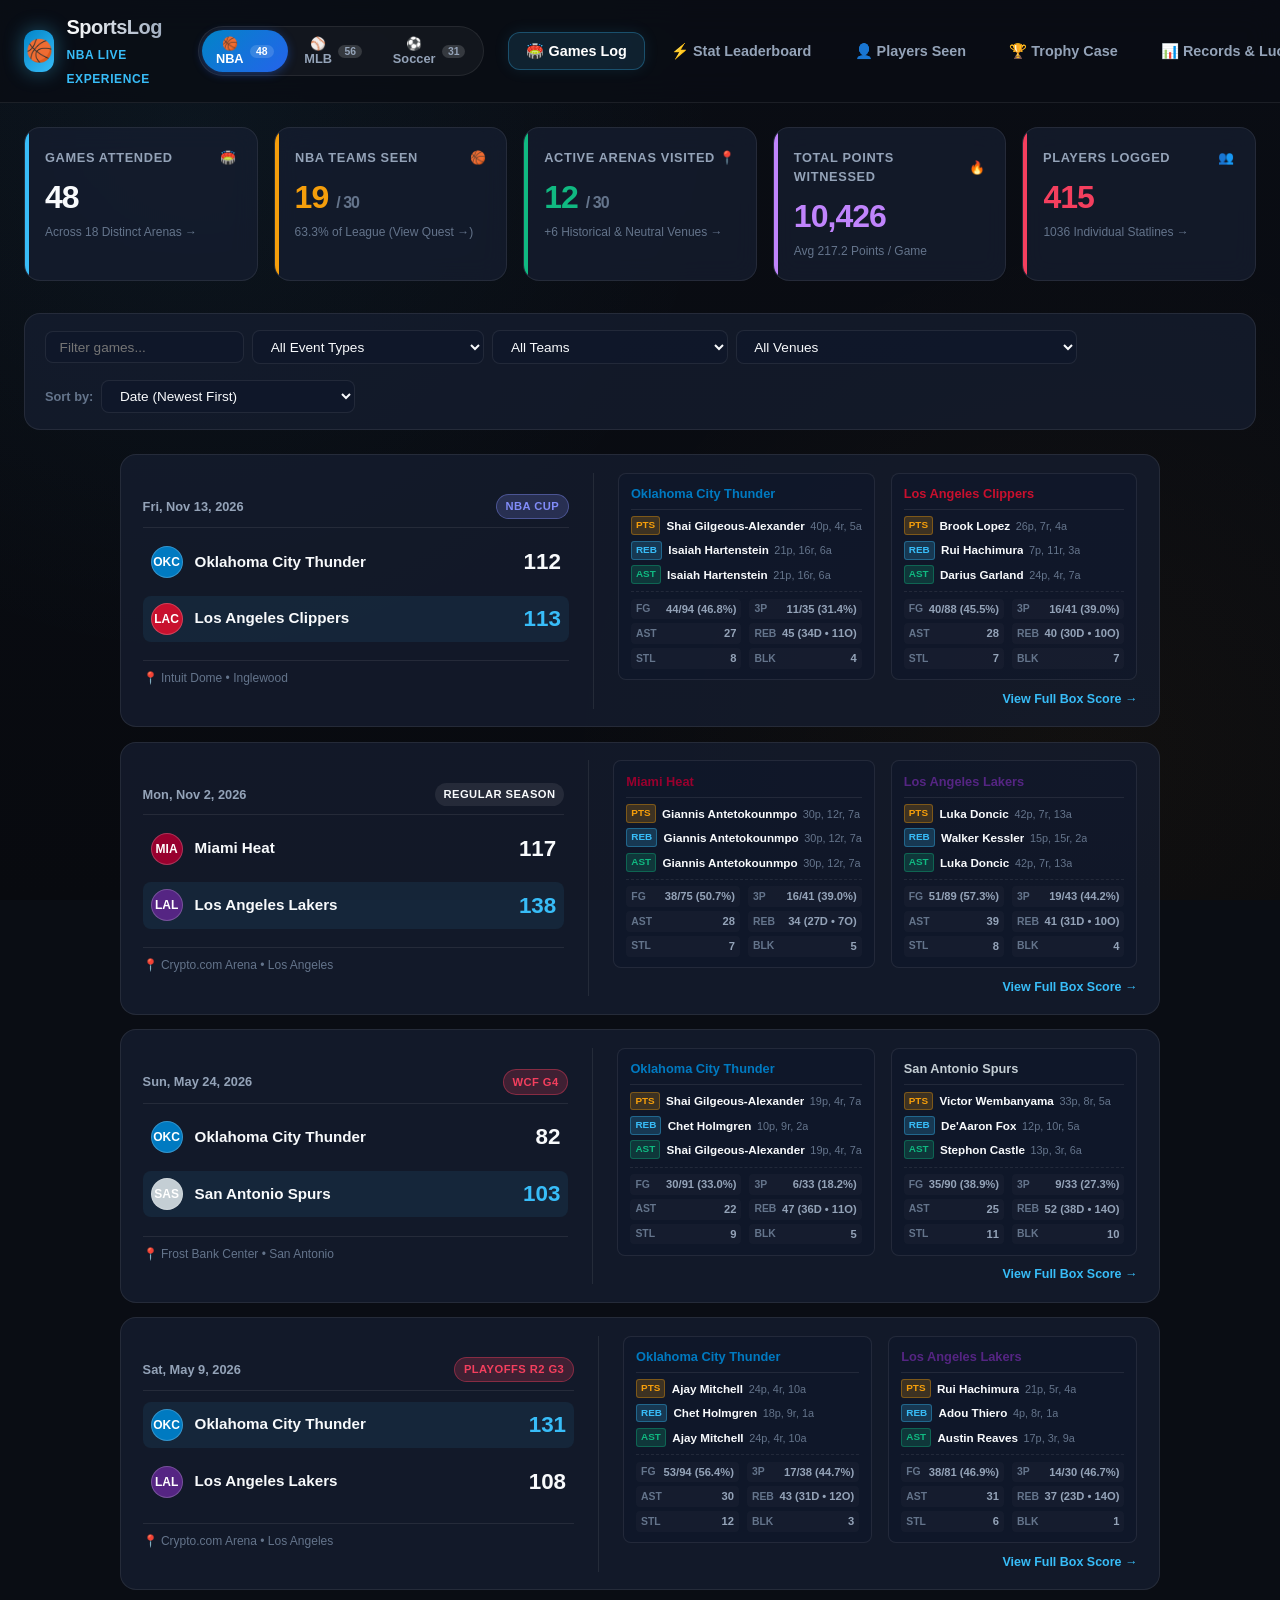
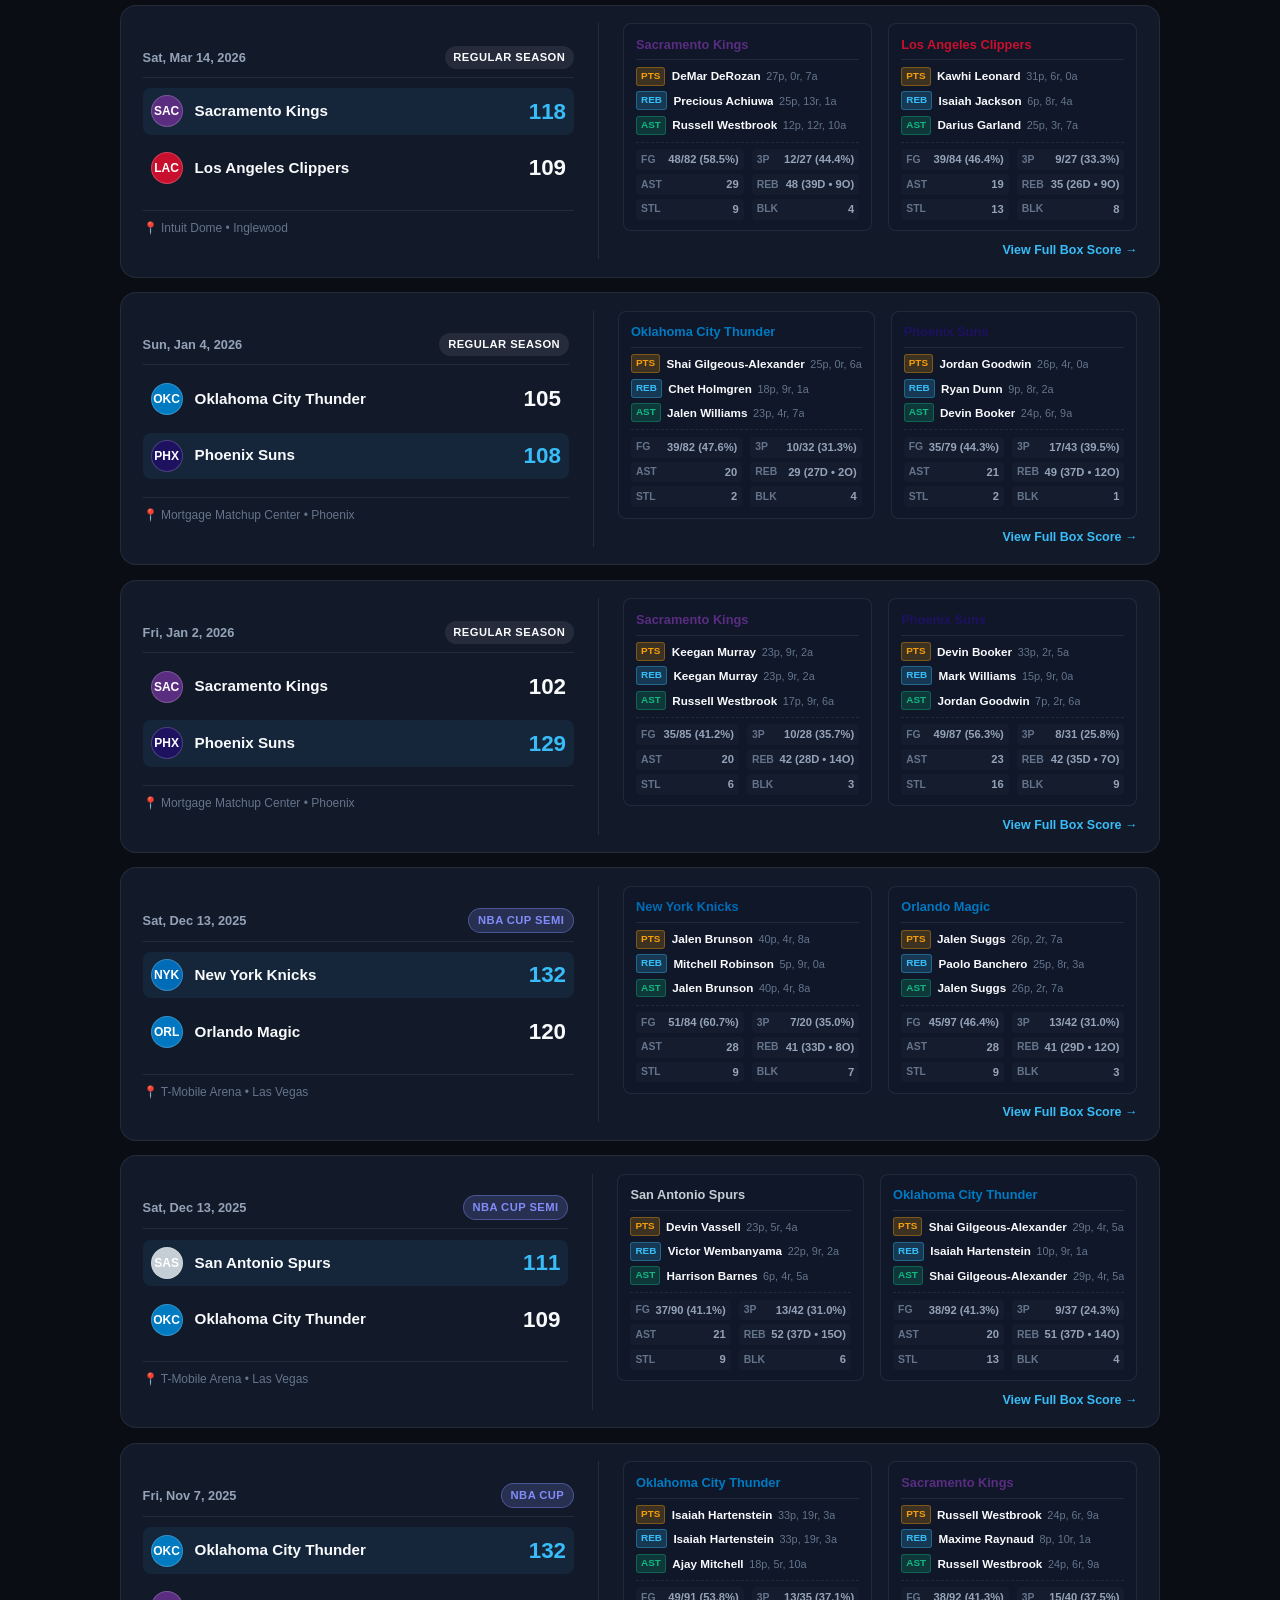
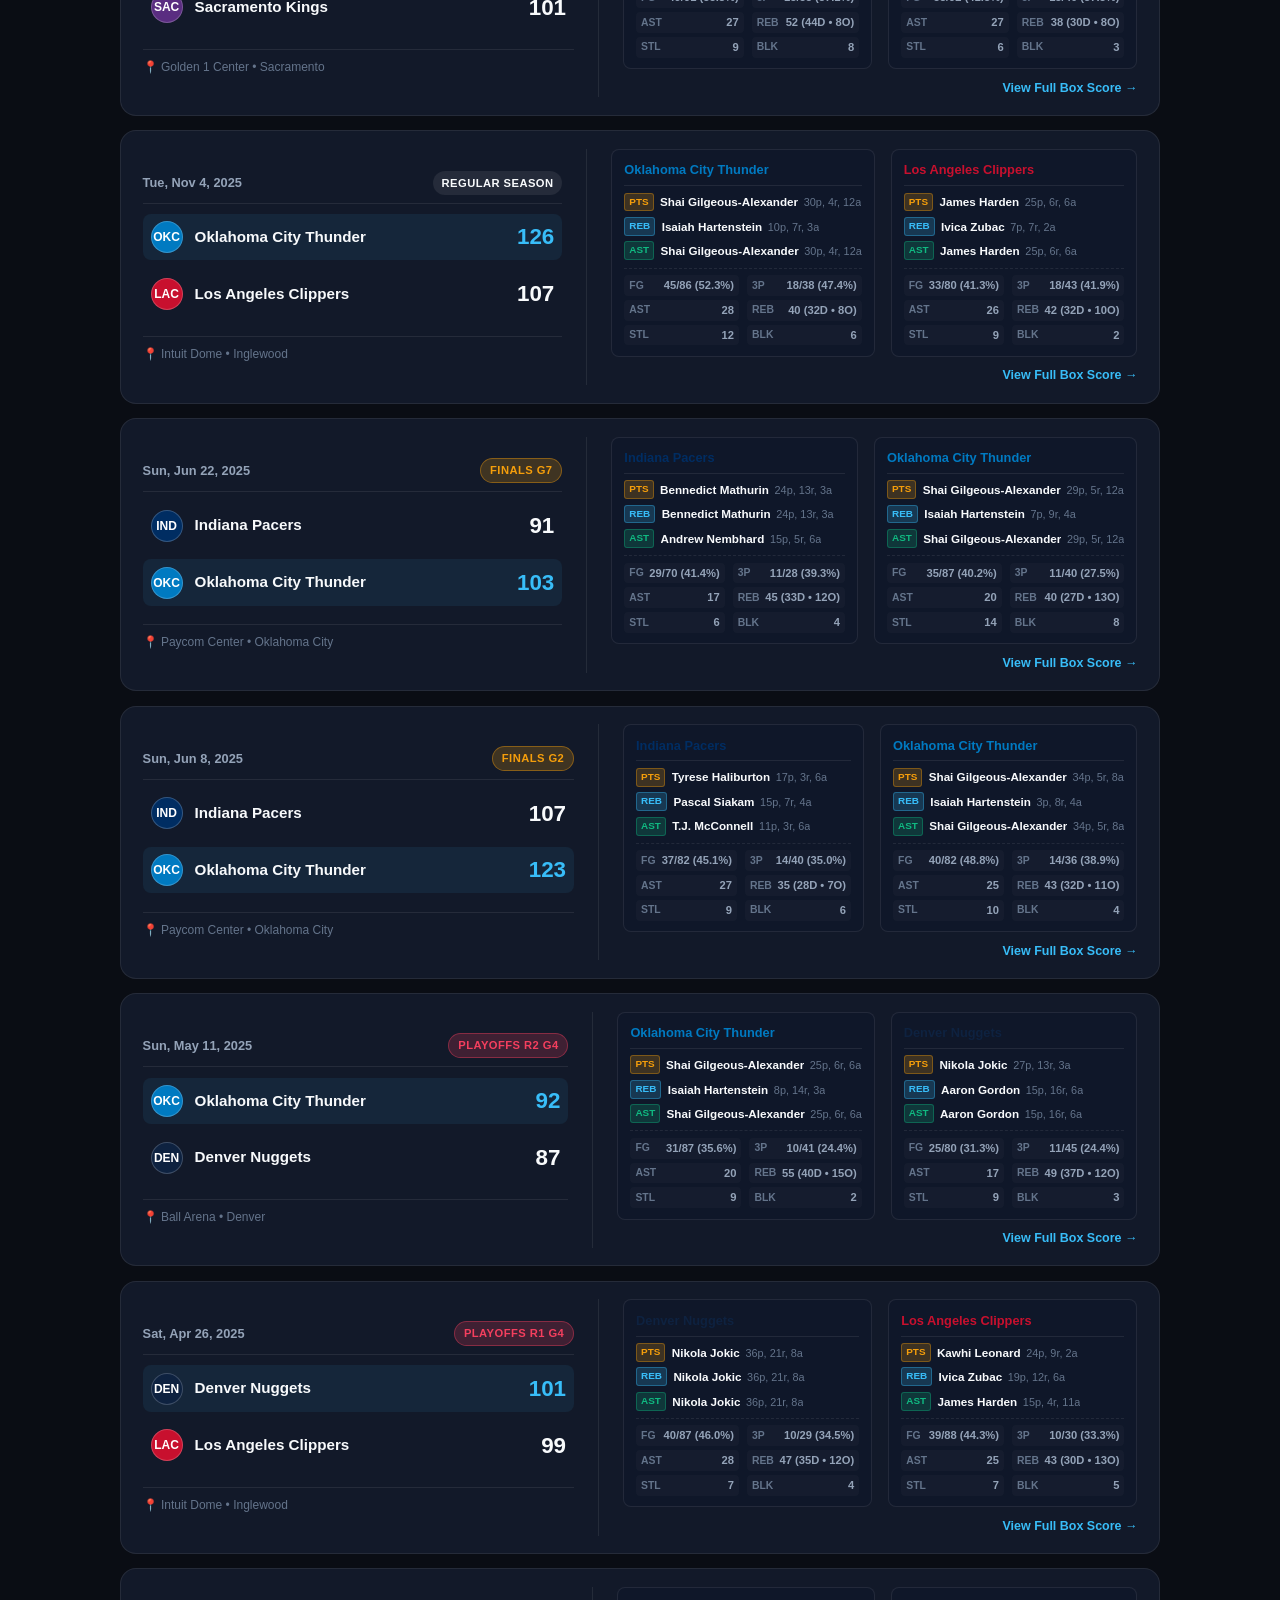
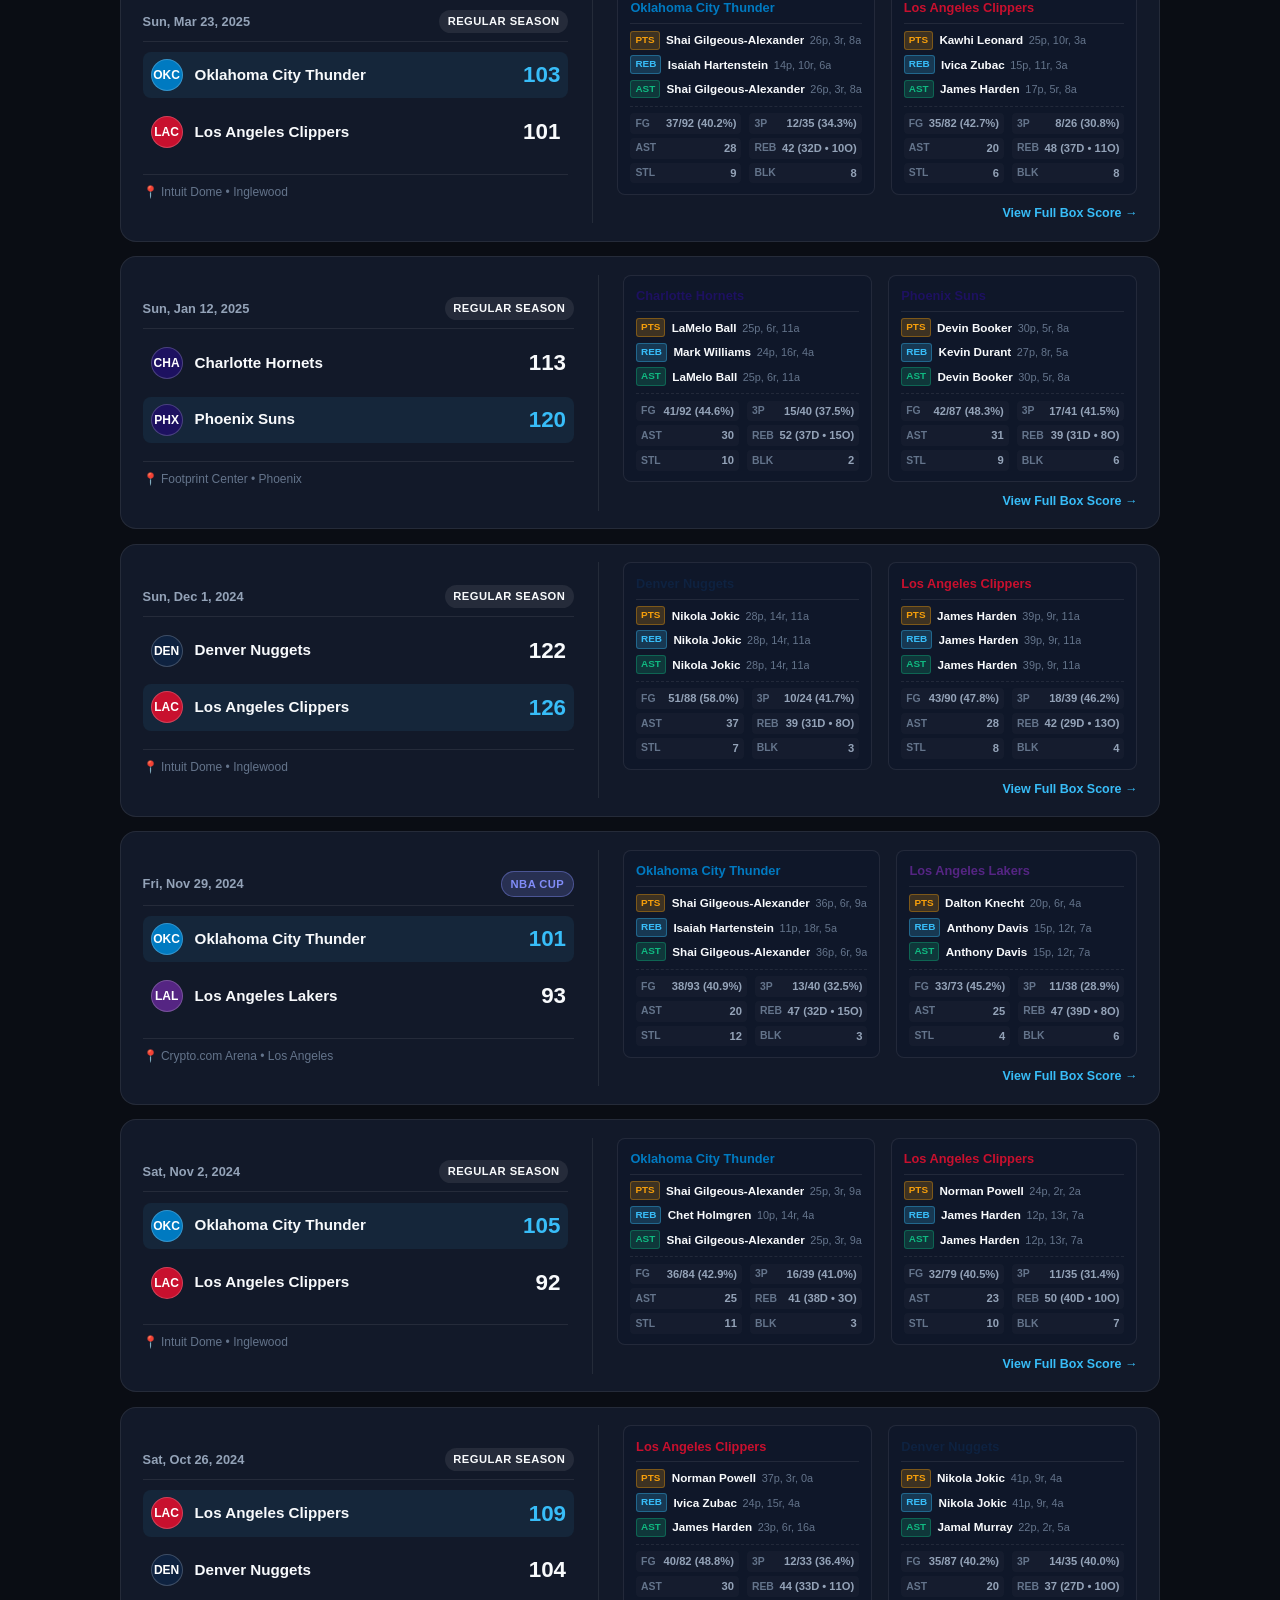
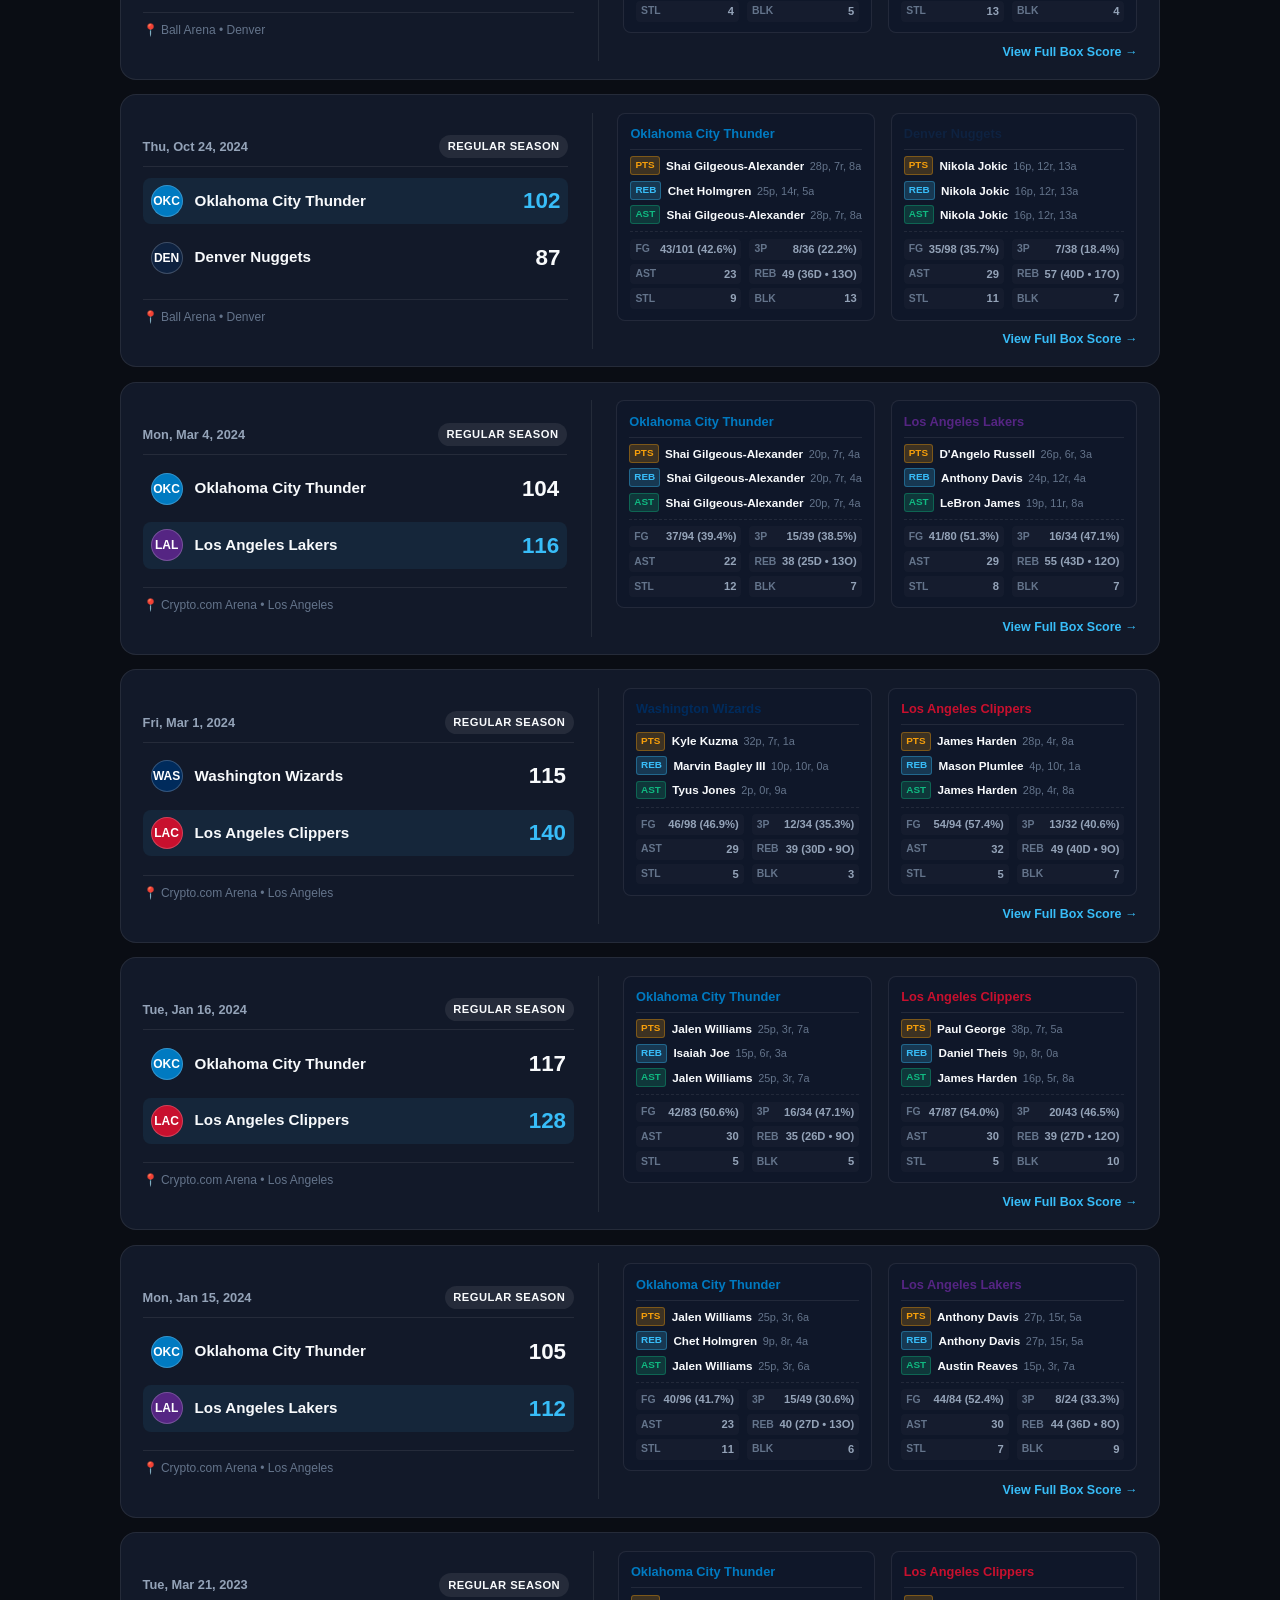
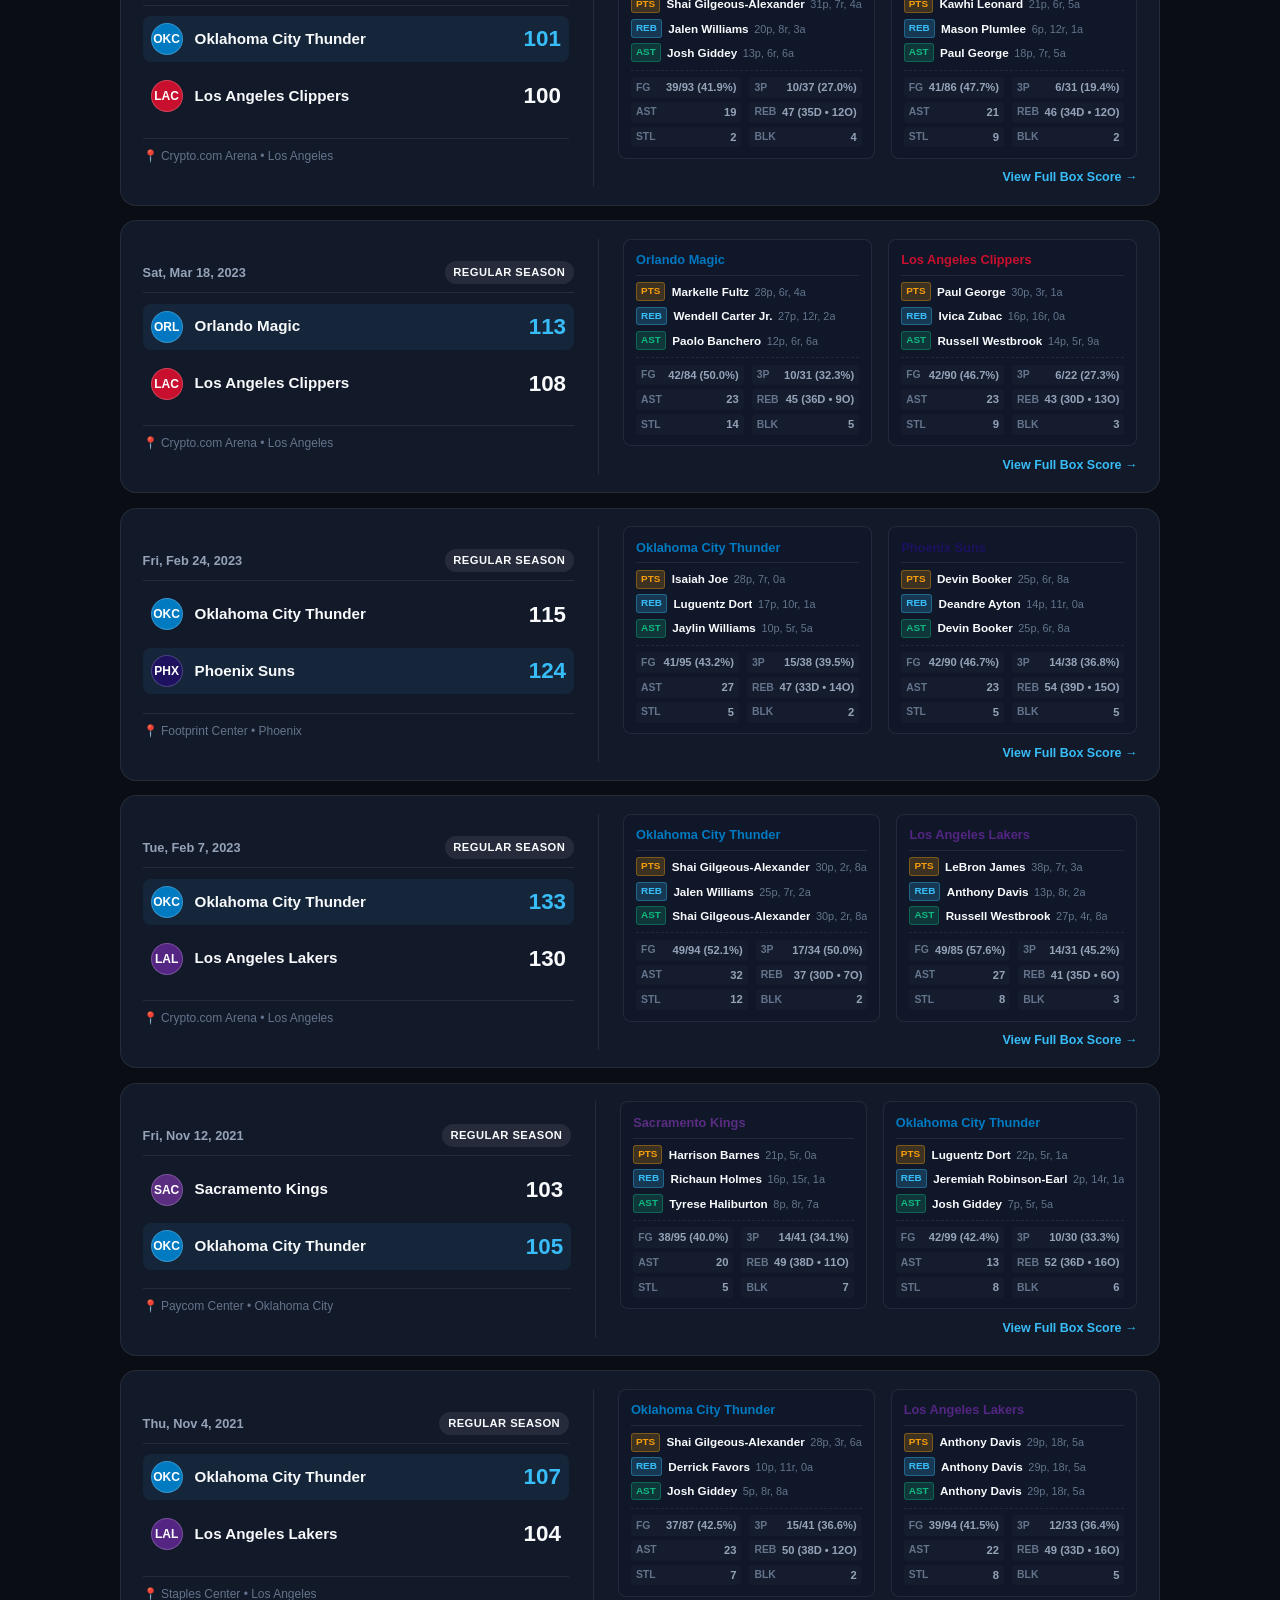
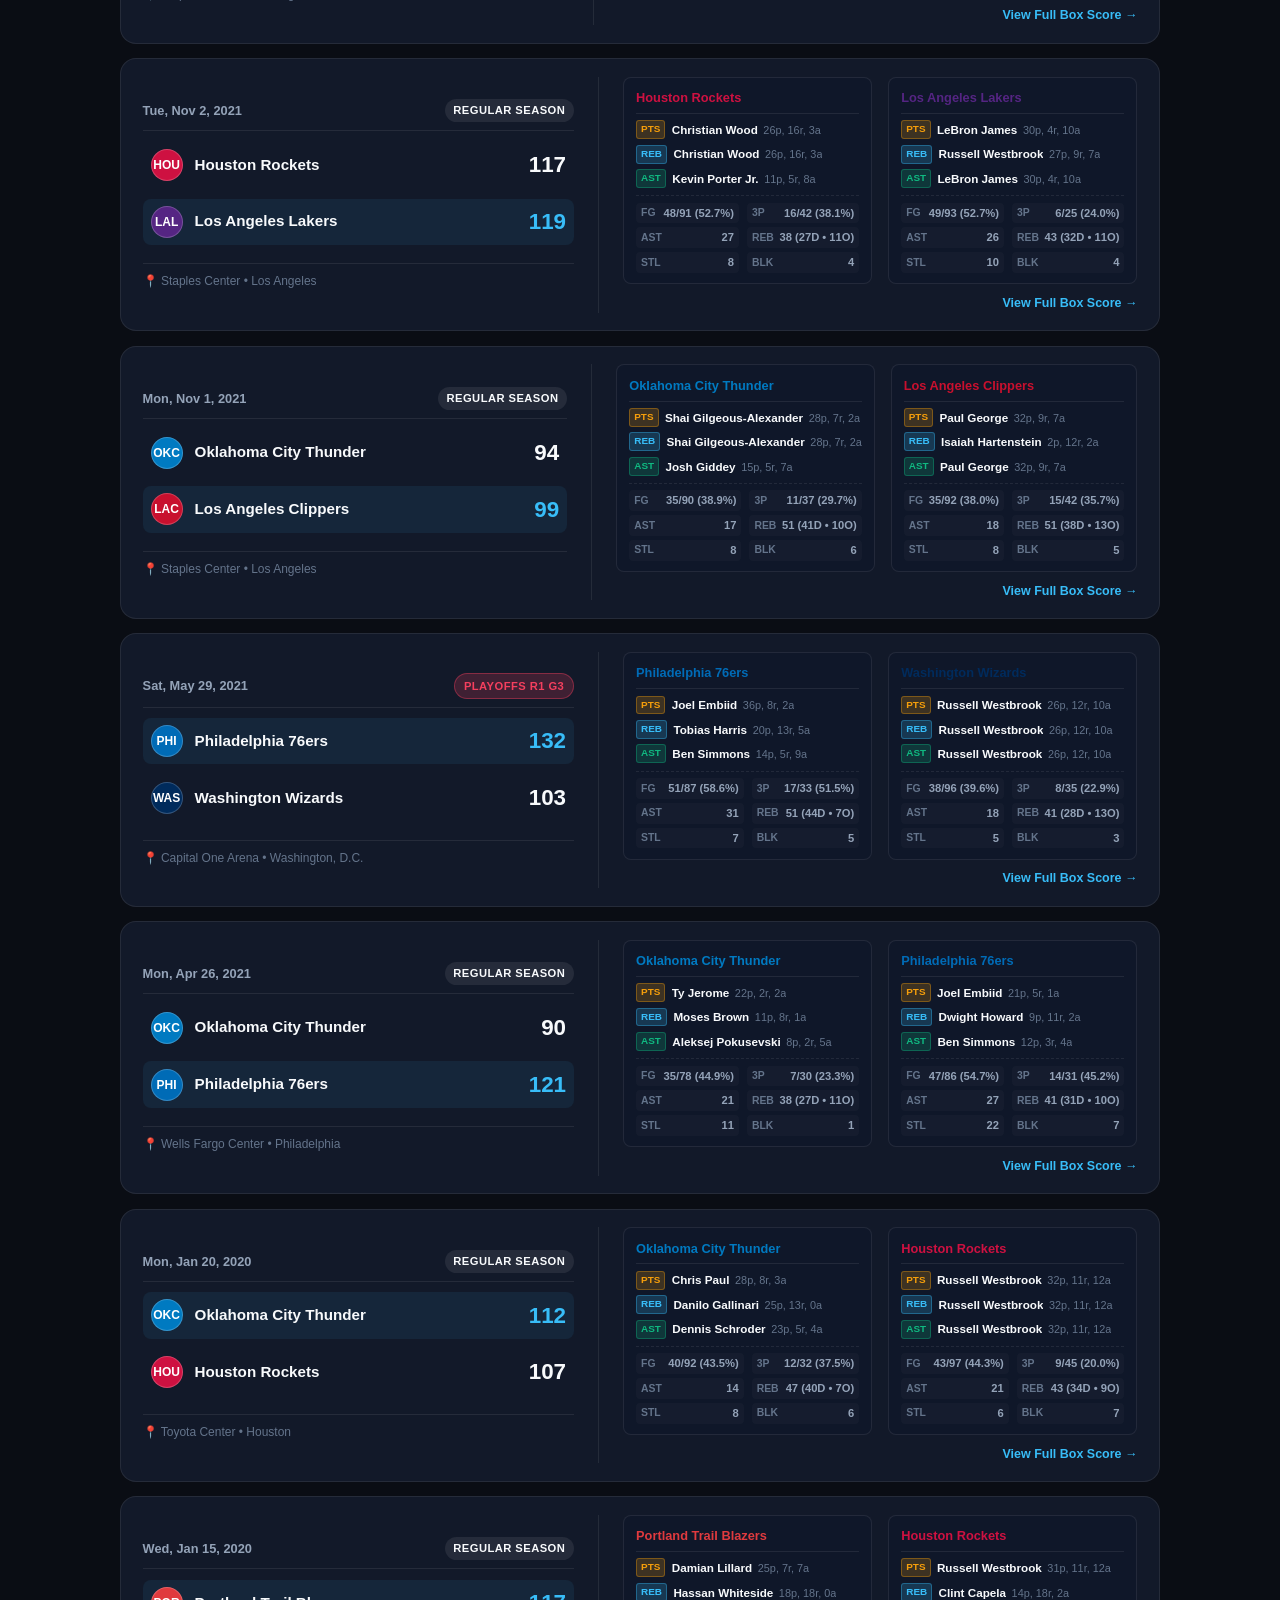
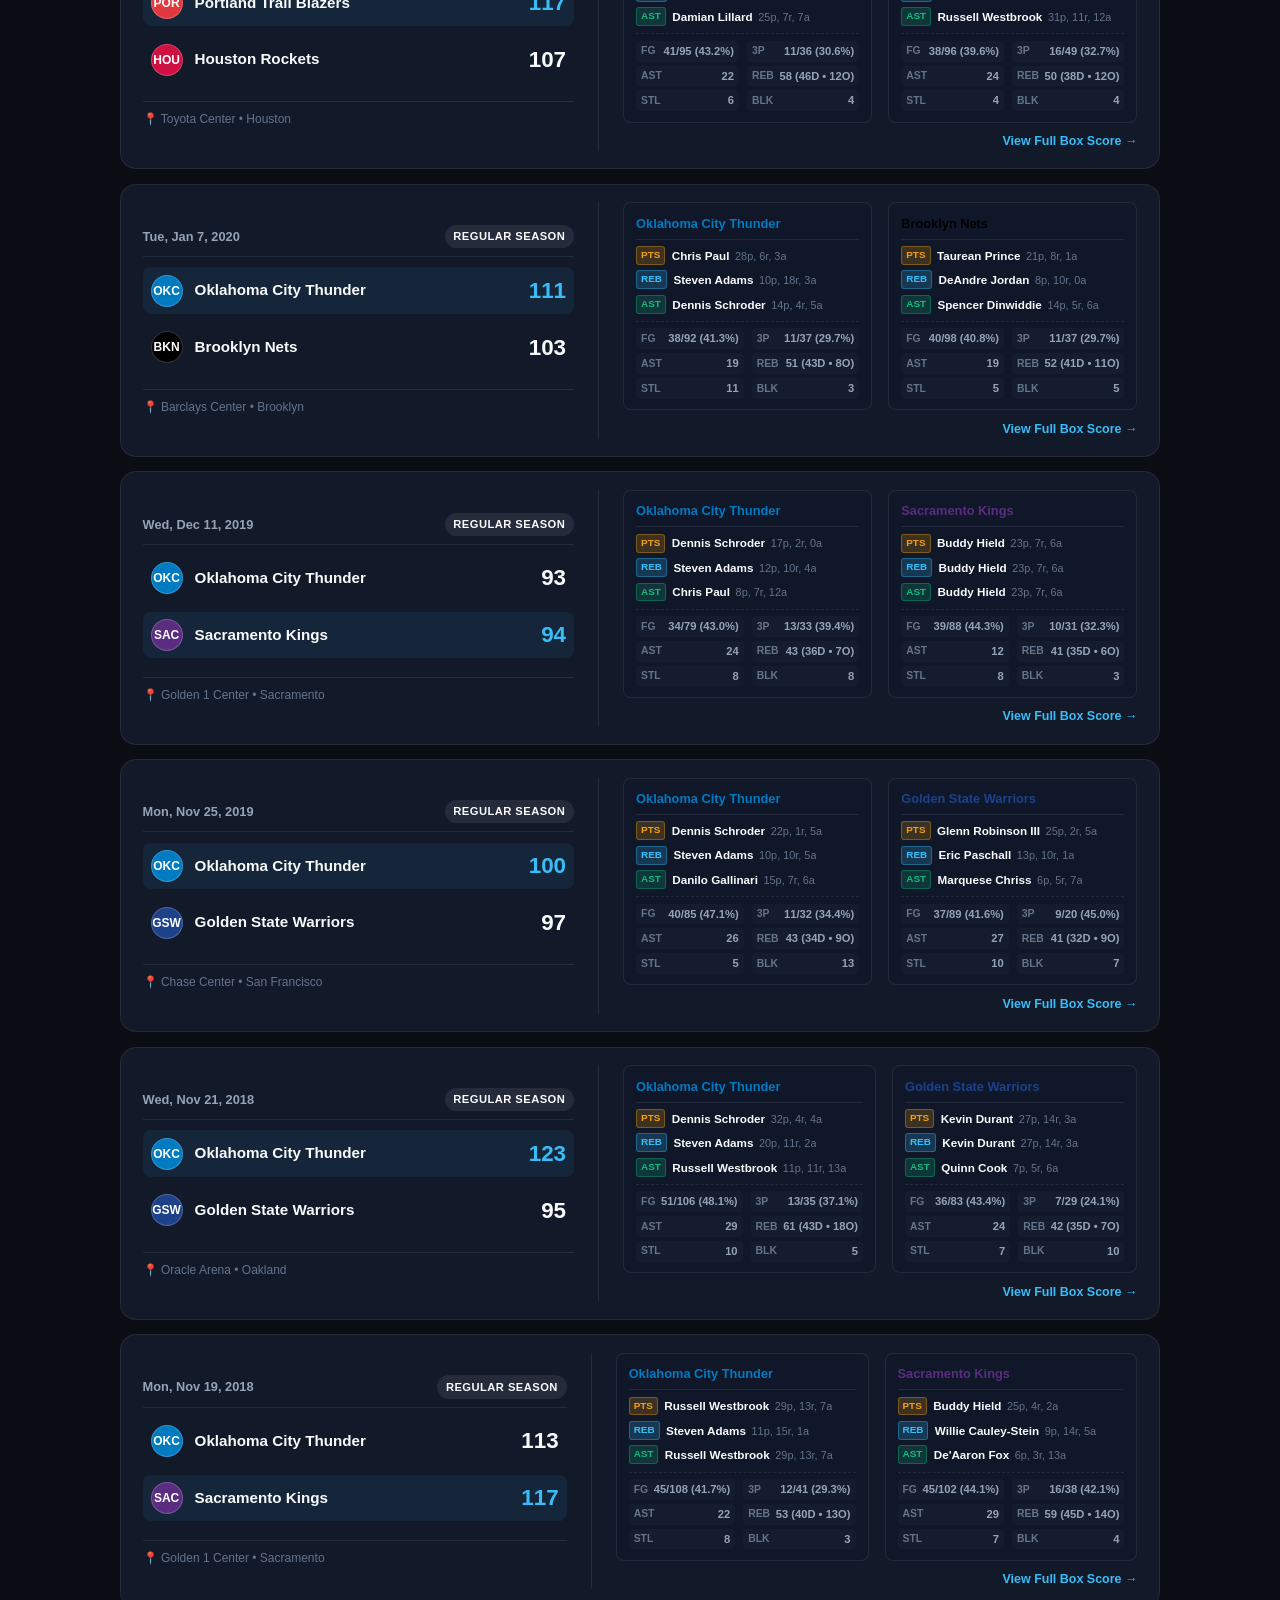
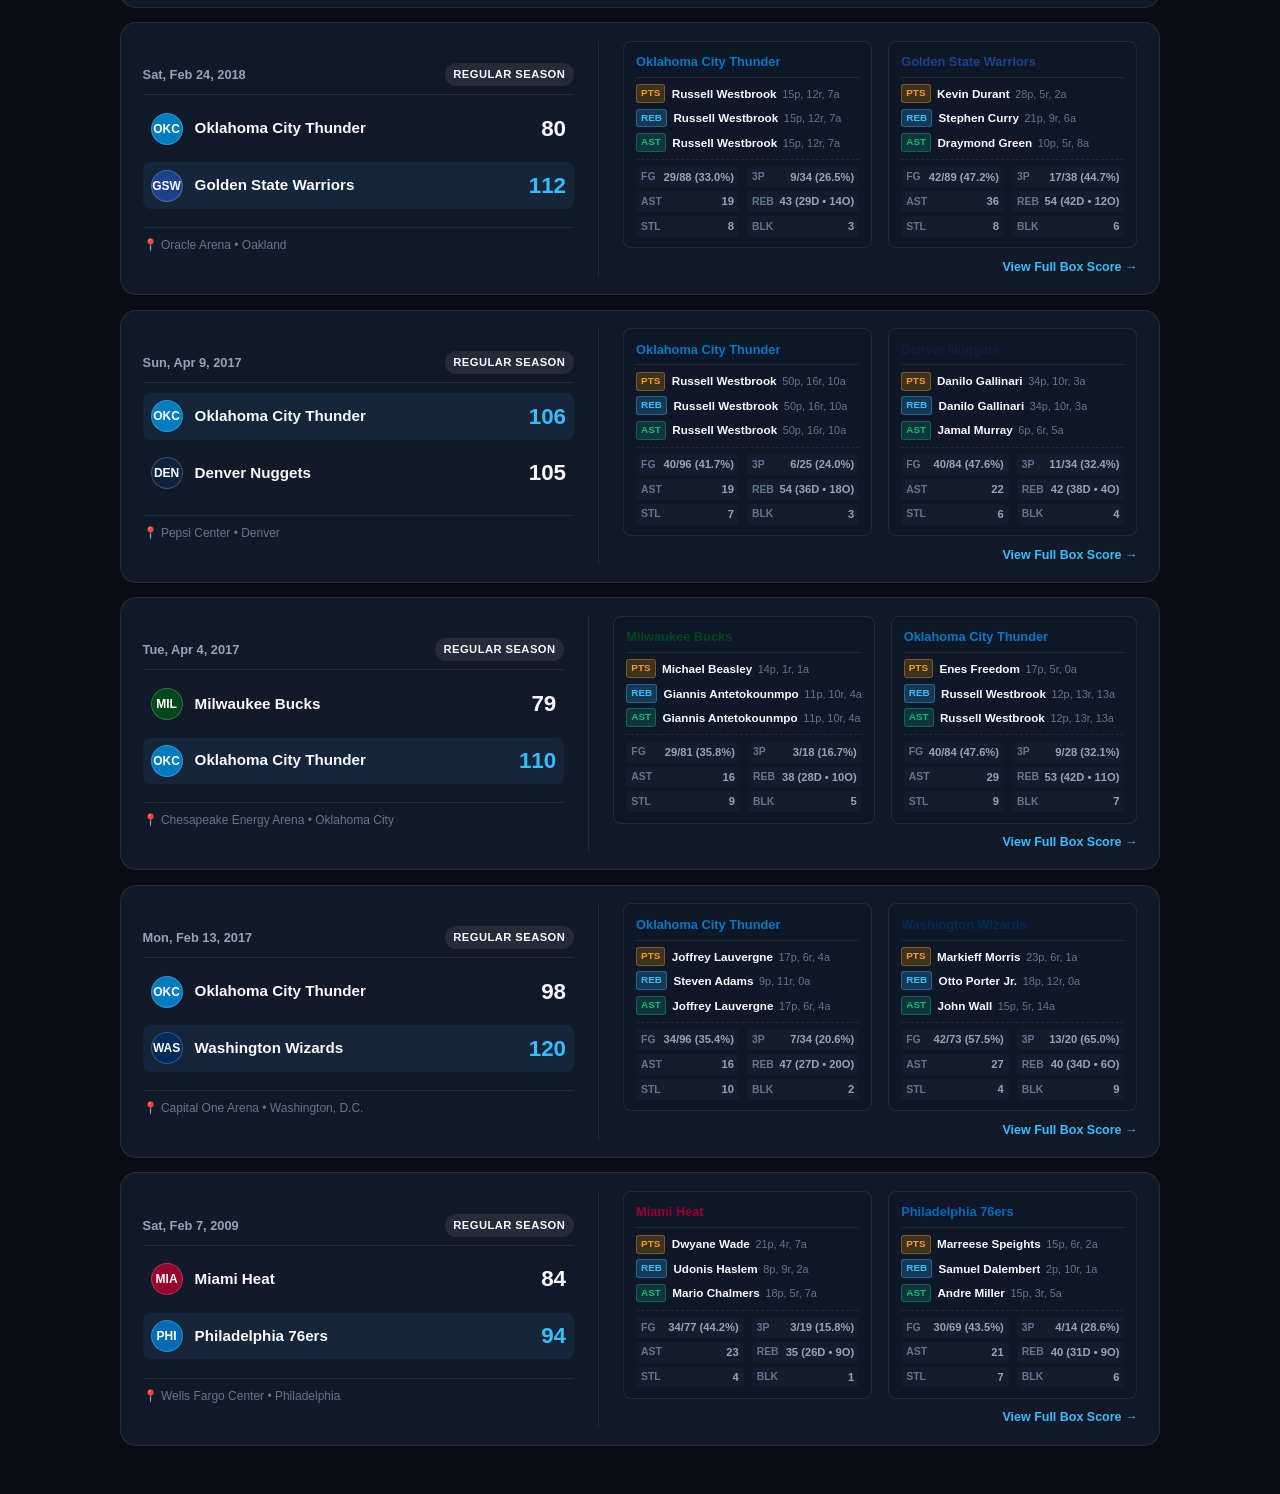
<file: docs/index.html>
<!DOCTYPE html>
<html lang="en">
<head>
  <meta charset="UTF-8">
  <meta name="viewport" content="width=device-width, initial-scale=1.0">
  <title>SportsLog</title>
  <link rel="stylesheet" href="./css/app.css?v=15">
  <link rel="icon" href="data:image/svg+xml,<svg xmlns=%22http://www.w3.org/2000/svg%22 viewBox=%220 0 100 100%22><text y=%22.9em%22 font-size=%2290%22>🏀</text></svg>">
</head>
<body>

  <!-- Top Navigation Bar -->
  <header>
    <div class="nav-container">
      <div class="brand" onclick="app.setTab('games')">
        <div class="brand-icon">🏀</div>
        <div class="brand-text">
          <h1>SportsLog</h1>
          <span id="current-sport-label">NBA Live Experience</span>
        </div>
      </div>

      <!-- Multi-Sport Switcher -->
      <div class="sports-pill-group">
        <button class="sport-pill active" id="sport-pill-nba" onclick="app.switchSport('nba')">
          <span>🏀 NBA</span>
          <span class="badge" id="nba-badge-count">48</span>
        </button>
        <button class="sport-pill" id="sport-pill-mlb" onclick="app.switchSport('mlb')">
          <span>⚾ MLB</span>
          <span class="badge" id="mlb-badge-count">56</span>
        </button>
        <button class="sport-pill" id="sport-pill-soccer" onclick="app.switchSport('soccer')">
          <span>⚽ Soccer</span>
          <span class="badge" id="soccer-badge-count">31</span>
        </button>
      </div>

      <!-- Navigation Tabs -->
      <nav class="nav-tabs">
        <button class="tab-btn active" data-tab="games" onclick="app.setTab('games')">
          <span>🏟️ Games Log</span>
        </button>
        <button class="tab-btn" data-tab="performances" onclick="app.setTab('performances')">
          <span>⚡ Stat Leaderboard</span>
        </button>
        <button class="tab-btn" data-tab="players" onclick="app.setTab('players')">
          <span>👤 Players Seen</span>
        </button>
        <button class="tab-btn" data-tab="trophy" onclick="app.setTab('trophy')">
          <span>🏆 Trophy Case</span>
        </button>
        <button class="tab-btn" data-tab="records" onclick="app.setTab('records')">
          <span>📊 Records & Luck</span>
        </button>
      </nav>
    </div>
  </header>

  <!-- Main Content Area -->
  <main>
    <!-- Dynamic KPI Header -->
    <section class="kpi-grid" id="kpi-container">
      <!-- Injected via JavaScript -->
    </section>

    <!-- Tab 1: Games Log & Boxscores -->
    <section id="tab-games" class="tab-view active">
      <div class="controls-bar">
        <div class="filter-group">
          <input type="text" class="input-filter" id="game-search-input" placeholder="Filter games..." oninput="gamesComponent.render()">
          <select class="select-filter" id="game-event-filter" onchange="gamesComponent.render()">
            <option value="ALL">All Event Types</option>
            <option value="Finals">NBA Finals</option>
            <option value="Playoffs">Playoffs (All Rounds)</option>
            <option value="Cup">NBA Cup / In-Season Tourney</option>
            <option value="Regular">Regular Season</option>
          </select>
          <select class="select-filter" id="game-team-filter" onchange="gamesComponent.render()">
            <option value="ALL">All Teams</option>
            <!-- Injected via JS -->
          </select>
          <select class="select-filter" id="game-arena-filter" onchange="gamesComponent.render()">
            <option value="ALL">All Arenas</option>
            <!-- Injected via JS -->
          </select>
        </div>
        <div class="filter-group">
          <label style="font-size: 0.8rem; color: var(--text-muted); font-weight: 600;">Sort by:</label>
          <select class="select-filter" id="game-sort-select" onchange="gamesComponent.render()">
            <option value="date-desc">Date (Newest First)</option>
            <option value="date-asc">Date (Oldest First)</option>
            <option value="margin-asc">Closest Games (Smallest Margin)</option>
            <option value="margin-desc">Biggest Blowouts</option>
            <option value="pts-desc">Highest Combined Scoring</option>
            <option value="pts-asc">Lowest Combined Scoring</option>
          </select>
        </div>
      </div>

      <div class="games-grid" id="games-grid-container">
        <!-- Injected via JS -->
      </div>
    </section>

    <!-- Tab 2: Single-Game Stat Leaderboard (Sort Any Stat) -->
    <section id="tab-performances" class="tab-view" style="display: none;">
      <div class="controls-bar">
        <div class="filter-group" id="perf-presets-container">
          <!-- Dynamic sport-specific presets injected via JS -->
        </div>
        <div class="filter-group">
          <input type="text" class="input-filter" id="perf-search-input" placeholder="Search player name..." oninput="playersComponent.renderLeaderboard()">
        </div>
      </div>

      <div class="table-responsive table-fixed-container" id="perf-table-container">
        <table class="stats-table" id="performances-table">
          <thead>
            <tr>
              <th class="text-left" style="width: 17.2%;" onclick="playersComponent.sortPerfBy('NAME')">Player ↕</th>
              <th style="width: 7.2%;" onclick="playersComponent.sortPerfBy('DATE')">Date ↕</th>
              <th style="width: 4.6%;" onclick="playersComponent.sortPerfBy('TEAM')">Team ↕</th>
              <th style="width: 4.0%;" onclick="playersComponent.sortPerfBy('OPP')">Opp ↕</th>
              <th style="width: 3.6%;" onclick="playersComponent.sortPerfBy('MINS')">MIN ↕</th>
              <th style="width: 4.1%; color: var(--accent-cyan);" onclick="playersComponent.sortPerfBy('PTS')">PTS ↕</th>
              <th style="width: 3.8%;" onclick="playersComponent.sortPerfBy('REB')">REB ↕</th>
              <th style="width: 3.8%;" onclick="playersComponent.sortPerfBy('AST')">AST ↕</th>
              <th style="width: 3.5%;" onclick="playersComponent.sortPerfBy('STL')">STL ↕</th>
              <th style="width: 3.5%;" onclick="playersComponent.sortPerfBy('BLK')">BLK ↕</th>
              <th style="width: 5.4%;" onclick="playersComponent.sortPerfBy('FG')" title="Field Goals (FGM-FGA)">FG ↕</th>
              <th style="width: 4.8%;" onclick="playersComponent.sortPerfBy('FG%')">FG% ↕</th>
              <th style="width: 4.9%;" onclick="playersComponent.sortPerfBy('3P')" title="3-Pointers (3PM-3PA)">3P ↕</th>
              <th style="width: 4.8%;" onclick="playersComponent.sortPerfBy('3P%')">3P% ↕</th>
              <th style="width: 4.9%;" onclick="playersComponent.sortPerfBy('FT')" title="Free Throws (FTM-FTA)">FT ↕</th>
              <th style="width: 4.8%;" onclick="playersComponent.sortPerfBy('FT%')">FT% ↕</th>
              <th style="width: 3.5%;" onclick="playersComponent.sortPerfBy('TO')">TO ↕</th>
              <th style="width: 3.5%;" onclick="playersComponent.sortPerfBy('PF')">PF ↕</th>
              <th style="width: 4.4%; color: var(--accent-gold);" onclick="playersComponent.sortPerfBy('GAME_SCORE')" title="GameScore">GS ↕</th>
            </tr>
          </thead>
          <tbody id="performances-tbody">
            <!-- Injected via JS -->
          </tbody>
        </table>
      </div>
      <div style="display: flex; justify-content: space-between; align-items: center; padding: 0.5rem 0.25rem;">
        <span style="font-size: 0.8rem; color: var(--text-muted);" id="perf-count-label"></span>
        <div style="display: flex; gap: 0.5rem;" id="perf-pagination-controls">
          <button class="chip-btn" id="perf-prev-btn" onclick="playersComponent.changePage(-1)">← Prev</button>
          <span style="font-size: 0.85rem; padding: 0.35rem 0.65rem;" id="perf-page-indicator">Page 1</span>
          <button class="chip-btn" id="perf-next-btn" onclick="playersComponent.changePage(1)">Next →</button>
        </div>
      </div>
    </section>

    <!-- Tab 3: Aggregate Players Tracker ("All-Time Players I've Seen") -->
    <section id="tab-players" class="tab-view" style="display: none;">
      <div class="controls-bar">
        <div class="filter-group">
          <input type="text" class="input-filter" id="player-agg-search" placeholder="Search player name or team..." oninput="playersComponent.renderAggregates()">
          <select class="select-filter" id="player-caliber-filter" onchange="playersComponent.renderAggregates()">
            <option value="ALL">All Players Seen</option>
            <option value="MVP">League MVPs Only</option>
            <option value="ALL_STAR">All-Stars & All-NBA</option>
          </select>
          <select class="select-filter" id="player-min-games" onchange="playersComponent.renderAggregates()">
            <option value="1" selected>All Games (1+ Game)</option>
            <option value="3">Seen 3+ Times</option>
            <option value="5">Seen 5+ Times</option>
            <option value="10">Seen 10+ Times (Core Stars)</option>
          </select>
        </div>
        <div style="font-size: 0.85rem; color: var(--text-secondary);">
          Showing aggregate numbers across <strong>every time you've watched them in person</strong>. Click any row for game-by-game log.
        </div>
      </div>

      <div class="table-responsive">
        <table class="stats-table" id="players-agg-table">
          <thead>
            <tr>
              <th class="text-left" onclick="playersComponent.sortAggBy('name')">Player ↕</th>
              <th class="text-left">Teams ↕</th>
              <th onclick="playersComponent.sortAggBy('games_count')">Games ↕</th>
              <th onclick="playersComponent.sortAggBy('win_pct')" title="Team win percentage when you attended">Your W-L Record ↕</th>
              <th onclick="playersComponent.sortAggBy('pts')" style="color: var(--accent-cyan);">Total PTS ↕</th>
              <th onclick="playersComponent.sortAggBy('ppg')">PPG ↕</th>
              <th onclick="playersComponent.sortAggBy('reb')">Total REB ↕</th>
              <th onclick="playersComponent.sortAggBy('rpg')">RPG ↕</th>
              <th onclick="playersComponent.sortAggBy('ast')">Total AST ↕</th>
              <th onclick="playersComponent.sortAggBy('apg')">APG ↕</th>
              <th onclick="playersComponent.sortAggBy('tpm')">3PM ↕</th>
              <th onclick="playersComponent.sortAggBy('fg_pct')">FG% ↕</th>
              <th onclick="playersComponent.sortAggBy('triple_doubles')">Tri-Dubs ↕</th>
              <th onclick="playersComponent.sortAggBy('high_pts')" style="color: var(--accent-gold);">Personal High ↕</th>
            </tr>
          </thead>
          <tbody id="players-agg-tbody">
            <!-- Injected via JS -->
          </tbody>
        </table>
      </div>
      <div style="display: flex; justify-content: space-between; align-items: center; padding: 0.5rem 0.25rem;">
        <span style="font-size: 0.8rem; color: var(--text-muted);" id="agg-count-label"></span>
        <div style="display: flex; gap: 0.5rem;" id="agg-pagination-controls">
          <button class="chip-btn" id="agg-prev-btn" onclick="playersComponent.changeAggPage(-1)">← Prev</button>
          <span style="font-size: 0.85rem; padding: 0.35rem 0.65rem;" id="agg-page-indicator">Page 1</span>
          <button class="chip-btn" id="agg-next-btn" onclick="playersComponent.changeAggPage(1)">Next →</button>
        </div>
      </div>
    </section>

    <!-- Tab 4: Trophy Case (Teams & Stadiums Quest) -->
    <section id="tab-trophy" class="tab-view" style="display: none;">
      <!-- Progress Trackers Banner -->
      <div class="trophy-stats-row" id="trophy-summary-cards">
        <!-- Injected via JS -->
      </div>

      <!-- Trophy Section Navigation -->
      <div class="controls-bar">
        <div class="filter-group">
          <button class="chip-btn active" id="btn-trophy-teams" onclick="trophyComponent.setView('teams')">🏀 NBA Teams (30)</button>
          <button class="chip-btn" id="btn-trophy-arenas" onclick="trophyComponent.setView('arenas')">🏟️ Arenas Quest</button>
          <button class="chip-btn" id="btn-trophy-milestones" onclick="trophyComponent.setView('milestones')">🏆 Milestone Badges</button>
        </div>
        <div class="filter-group" id="trophy-subfilters">
          <!-- Dynamically changed depending on sub-view -->
        </div>
      </div>

      <!-- Subview: Teams -->
      <div id="trophy-teams-view">
        <div class="teams-quest-grid" id="teams-quest-container"></div>
      </div>

      <!-- Subview: Arenas -->
      <div id="trophy-arenas-view" style="display: none;">
        <div class="arenas-quest-grid" id="arenas-quest-container"></div>
      </div>

      <!-- Subview: Milestones -->
      <div id="trophy-milestones-view" style="display: none;">
        <div class="milestones-grid" id="milestones-container"></div>
      </div>
    </section>

    <!-- Tab 5: Records, Trends & Luck -->
    <section id="tab-records" class="tab-view" style="display: none;">
      <div id="records-view-container">
        <!-- Injected via JS -->
      </div>
    </section>
  </main>

  <!-- Boxscore Modal -->
  <div class="modal-overlay" id="boxscore-modal" onclick="if(event.target===this) app.closeModal()">
    <div class="modal-content">
      <div class="modal-header">
        <div>
          <h3 style="font-size: 1.25rem; font-weight: 800;" id="modal-game-title">Game Box Score</h3>
          <p style="font-size: 0.8rem; color: var(--text-muted);" id="modal-game-subtitle"></p>
        </div>
        <button class="close-btn" onclick="app.closeModal()">✕</button>
      </div>
      <div class="modal-body" id="modal-boxscore-body">
        <!-- Injected via JS -->
      </div>
    </div>
  </div>

  <!-- Player Dossier Modal -->
  <div class="modal-overlay" id="player-modal" onclick="if(event.target===this) app.closeModal()">
    <div class="modal-content">
      <div class="modal-header">
        <div>
          <h3 style="font-size: 1.25rem; font-weight: 800;" id="modal-player-title">Player Dossier</h3>
          <p style="font-size: 0.8rem; color: var(--accent-cyan);" id="modal-player-subtitle"></p>
        </div>
        <button class="close-btn" onclick="app.closeModal()">✕</button>
      </div>
      <div class="modal-body" id="modal-player-body">
        <!-- Injected via JS -->
      </div>
    </div>
  </div>

  <!-- Multi-Sport Preview Modal -->
  <div class="modal-overlay" id="sport-preview-modal" onclick="if(event.target===this) app.closeModal()">
    <div class="modal-content" style="max-width: 650px;">
      <div class="modal-header">
        <h3 style="font-size: 1.2rem; font-weight: 800;" id="sport-preview-title">Multi-Sport Database</h3>
        <button class="close-btn" onclick="app.closeModal()">✕</button>
      </div>
      <div class="modal-body" id="sport-preview-body">
        <!-- Injected via JS -->
      </div>
    </div>
  </div>

  <!-- Application Scripts -->
  <script src="./js/games.js?v=15"></script>
  <script src="./js/players.js?v=15"></script>
  <script src="./js/trophy.js?v=15"></script>
  <script src="./js/records.js?v=15"></script>
  <script src="./js/app.js?v=15"></script>
</body>
</html>
</file>
<file: docs/css/app.css>
/* Modern SportsLog UI Design System */
:root {
  --bg-primary: #0a0d14;
  --bg-secondary: #111726;
  --bg-card: rgba(22, 30, 49, 0.75);
  --bg-card-hover: rgba(30, 41, 68, 0.9);
  --bg-modal: #111827;
  --border-subtle: rgba(255, 255, 255, 0.08);
  --border-accent: rgba(56, 189, 248, 0.3);
  --text-primary: #f8fafc;
  --text-secondary: #94a3b8;
  --text-muted: #64748b;
  --accent-cyan: #38bdf8;
  --accent-gold: #f59e0b;
  --accent-emerald: #10b981;
  --accent-rose: #f43f5e;
  --accent-indigo: #818cf8;
  --accent-purple: #c084fc;
  --font-family: -apple-system, BlinkMacSystemFont, "Segoe UI", Roboto, "Helvetica Neue", Arial, sans-serif;
  --shadow-glow: 0 0 25px rgba(56, 189, 248, 0.15);
  --shadow-card: 0 10px 25px -5px rgba(0, 0, 0, 0.5), 0 8px 10px -6px rgba(0, 0, 0, 0.4);
  --radius-lg: 16px;
  --radius-md: 12px;
  --radius-sm: 8px;
}

* {
  box-sizing: border-box;
  margin: 0;
  padding: 0;
}

body {
  background-color: var(--bg-primary);
  color: var(--text-primary);
  font-family: var(--font-family);
  min-height: 100vh;
  line-height: 1.5;
  background-image: 
    radial-gradient(circle at 15% 15%, rgba(56, 189, 248, 0.05) 0%, transparent 40%),
    radial-gradient(circle at 85% 85%, rgba(245, 158, 11, 0.04) 0%, transparent 40%),
    linear-gradient(to bottom, #0a0d14, #080a0f);
  background-attachment: fixed;
  overflow-x: hidden;
}

/* Header & Navigation */
header {
  position: sticky;
  top: 0;
  z-index: 50;
  background: rgba(10, 13, 20, 0.85);
  backdrop-filter: blur(16px);
  -webkit-backdrop-filter: blur(16px);
  border-bottom: 1px solid var(--border-subtle);
  padding: 0.75rem 1.5rem;
}

.nav-container {
  max-width: 1440px;
  margin: 0 auto;
  display: flex;
  align-items: center;
  justify-content: space-between;
  gap: 1.5rem;
}

.brand {
  display: flex;
  align-items: center;
  gap: 0.75rem;
  text-decoration: none;
  color: inherit;
  cursor: pointer;
}

.brand-icon {
  width: 42px;
  height: 42px;
  border-radius: var(--radius-md);
  background: linear-gradient(135deg, #0284c7, #38bdf8);
  display: flex;
  align-items: center;
  justify-content: center;
  font-size: 1.35rem;
  box-shadow: 0 0 20px rgba(56, 189, 248, 0.4);
}

.brand-text h1 {
  font-size: 1.25rem;
  font-weight: 800;
  letter-spacing: -0.025em;
  background: linear-gradient(to right, #ffffff, #94a3b8);
  -webkit-background-clip: text;
  -webkit-text-fill-color: transparent;
}

.brand-text span {
  font-size: 0.75rem;
  color: var(--accent-cyan);
  font-weight: 600;
  text-transform: uppercase;
  letter-spacing: 0.05em;
}

/* Sport Badges / Selector */
.sports-pill-group {
  display: flex;
  background: rgba(255, 255, 255, 0.04);
  border: 1px solid var(--border-subtle);
  border-radius: 9999px;
  padding: 3px;
  gap: 2px;
}

.sport-pill {
  padding: 0.35rem 0.9rem;
  border-radius: 9999px;
  font-size: 0.8rem;
  font-weight: 600;
  cursor: pointer;
  border: none;
  background: transparent;
  color: var(--text-secondary);
  transition: all 0.2s ease;
  display: flex;
  align-items: center;
  gap: 0.4rem;
}

.sport-pill:hover {
  color: var(--text-primary);
  background: rgba(255, 255, 255, 0.05);
}

.sport-pill.active {
  background: linear-gradient(135deg, #0284c7, #2563eb);
  color: #fff;
  box-shadow: 0 2px 10px rgba(37, 99, 235, 0.4);
}

.sport-pill .badge {
  font-size: 0.65rem;
  padding: 1px 6px;
  border-radius: 9999px;
  background: rgba(255, 255, 255, 0.15);
}

/* Global Nav Tabs */
.nav-tabs {
  display: flex;
  align-items: center;
  gap: 0.5rem;
}

.tab-btn {
  background: transparent;
  border: none;
  color: var(--text-secondary);
  padding: 0.6rem 1.1rem;
  font-size: 0.9rem;
  font-weight: 600;
  border-radius: var(--radius-md);
  cursor: pointer;
  display: flex;
  align-items: center;
  gap: 0.5rem;
  transition: all 0.2s ease;
  white-space: nowrap;
}

.tab-btn:hover {
  color: var(--text-primary);
  background: rgba(255, 255, 255, 0.05);
}

.tab-btn.active {
  color: #fff;
  background: rgba(56, 189, 248, 0.12);
  border: 1px solid rgba(56, 189, 248, 0.3);
  box-shadow: 0 0 15px rgba(56, 189, 248, 0.1);
}

/* Global Search */
.nav-search {
  position: relative;
  width: 240px;
}

.nav-search input {
  width: 100%;
  padding: 0.5rem 0.85rem 0.5rem 2.25rem;
  background: rgba(255, 255, 255, 0.05);
  border: 1px solid var(--border-subtle);
  border-radius: 9999px;
  color: var(--text-primary);
  font-size: 0.85rem;
  outline: none;
  transition: all 0.2s;
}

.nav-search input:focus {
  border-color: var(--accent-cyan);
  background: rgba(255, 255, 255, 0.08);
  box-shadow: 0 0 10px rgba(56, 189, 248, 0.2);
}

.nav-search .search-icon {
  position: absolute;
  left: 0.75rem;
  top: 50%;
  transform: translateY(-50%);
  color: var(--text-muted);
  pointer-events: none;
}

/* Main Container */
main {
  max-width: 1440px;
  margin: 1.5rem auto 3rem;
  padding: 0 1.5rem;
}

/* KPI Banner */
.kpi-grid {
  display: grid;
  grid-template-columns: repeat(auto-fit, minmax(200px, 1fr));
  gap: 1rem;
  margin-bottom: 2rem;
}

.kpi-card {
  background: var(--bg-card);
  border: 1px solid var(--border-subtle);
  border-radius: var(--radius-lg);
  padding: 1.25rem;
  backdrop-filter: blur(12px);
  position: relative;
  overflow: hidden;
  transition: transform 0.2s, border-color 0.2s;
}

.kpi-card.clickable {
  cursor: pointer;
  transition: transform 0.2s cubic-bezier(0.16, 1, 0.3, 1), border-color 0.2s, box-shadow 0.2s;
}

.kpi-card.clickable:hover {
  transform: translateY(-4px);
  border-color: var(--accent-cyan);
  box-shadow: 0 10px 25px -5px rgba(0, 0, 0, 0.4), 0 0 15px rgba(56, 189, 248, 0.15);
}

.kpi-card.clickable:active {
  transform: translateY(-1px);
}

.kpi-card.gold.clickable:hover {
  border-color: var(--accent-gold);
  box-shadow: 0 10px 25px -5px rgba(0, 0, 0, 0.4), 0 0 15px rgba(245, 158, 11, 0.15);
}

.kpi-card.emerald.clickable:hover {
  border-color: var(--accent-emerald);
  box-shadow: 0 10px 25px -5px rgba(0, 0, 0, 0.4), 0 0 15px rgba(16, 185, 129, 0.15);
}

.kpi-card::before {
  content: '';
  position: absolute;
  top: 0;
  left: 0;
  width: 4px;
  height: 100%;
  background: var(--accent-cyan);
}

.kpi-card.gold::before { background: var(--accent-gold); }
.kpi-card.emerald::before { background: var(--accent-emerald); }
.kpi-card.purple::before { background: var(--accent-purple); }
.kpi-card.rose::before { background: var(--accent-rose); }

.kpi-label {
  font-size: 0.8rem;
  font-weight: 600;
  color: var(--text-secondary);
  text-transform: uppercase;
  letter-spacing: 0.05em;
  display: flex;
  align-items: center;
  justify-content: space-between;
}

.kpi-value {
  font-size: 2rem;
  font-weight: 800;
  margin: 0.35rem 0 0.15rem;
  letter-spacing: -0.03em;
  color: var(--text-primary);
}

.kpi-subtext {
  font-size: 0.75rem;
  color: var(--text-muted);
}

/* Section Controls & Filters */
.controls-bar {
  display: flex;
  flex-wrap: wrap;
  align-items: center;
  justify-content: space-between;
  gap: 1rem;
  margin-bottom: 1.5rem;
  background: var(--bg-card);
  padding: 1rem 1.25rem;
  border-radius: var(--radius-lg);
  border: 1px solid var(--border-subtle);
}

.filter-group {
  display: flex;
  flex-wrap: wrap;
  align-items: center;
  gap: 0.5rem;
}

.select-filter, .input-filter {
  background: rgba(15, 23, 42, 0.8);
  border: 1px solid var(--border-subtle);
  color: var(--text-primary);
  padding: 0.45rem 0.85rem;
  border-radius: var(--radius-sm);
  font-size: 0.85rem;
  outline: none;
  cursor: pointer;
}

.select-filter:focus, .input-filter:focus {
  border-color: var(--accent-cyan);
}

.chip-btn {
  background: rgba(255, 255, 255, 0.05);
  border: 1px solid var(--border-subtle);
  color: var(--text-secondary);
  padding: 0.35rem 0.75rem;
  border-radius: 9999px;
  font-size: 0.78rem;
  font-weight: 600;
  cursor: pointer;
  transition: all 0.2s;
}

.chip-btn:hover {
  color: var(--text-primary);
  background: rgba(255, 255, 255, 0.1);
}

.chip-btn.active {
  background: var(--accent-cyan);
  color: #0f172a;
  border-color: var(--accent-cyan);
  font-weight: 700;
}

/* Games Grid - Single Column Compact Layout */
.games-grid {
  display: flex;
  flex-direction: column;
  gap: 0.9rem;
  width: 100%;
  max-width: 1040px;
  margin: 0 auto;
}

.game-card {
  background: var(--bg-card);
  border: 1px solid var(--border-subtle);
  border-radius: var(--radius-lg);
  padding: 1.1rem 1.35rem;
  position: relative;
  transition: all 0.25s ease;
  cursor: pointer;
  display: grid;
  grid-template-columns: 1fr 1.25fr;
  gap: 1.5rem;
  align-items: center;
}

@media (max-width: 900px) {
  .game-card {
    grid-template-columns: 1fr;
    gap: 1rem;
    padding: 1rem 1.15rem;
  }
}

.game-card:hover {
  transform: translateY(-2px);
  border-color: var(--border-accent);
  box-shadow: var(--shadow-card), var(--shadow-glow);
}

.game-card-left {
  display: flex;
  flex-direction: column;
  justify-content: space-between;
}

.game-card-right {
  display: flex;
  flex-direction: column;
  justify-content: space-between;
  border-left: 1px solid var(--border-subtle);
  padding-left: 1.5rem;
  height: 100%;
}

@media (max-width: 900px) {
  .game-card-right {
    border-left: none;
    border-top: 1px solid var(--border-subtle);
    padding-left: 0;
    padding-top: 1rem;
  }
}

.game-card-header {
  display: flex;
  align-items: center;
  justify-content: space-between;
  margin-bottom: 0.65rem;
  padding-bottom: 0.5rem;
  border-bottom: 1px solid var(--border-subtle);
}

.game-date {
  font-size: 0.8rem;
  font-weight: 600;
  color: var(--text-secondary);
}

.event-badge {
  font-size: 0.7rem;
  font-weight: 700;
  padding: 0.2rem 0.55rem;
  border-radius: 9999px;
  text-transform: uppercase;
  letter-spacing: 0.04em;
  background: rgba(255, 255, 255, 0.08);
  color: var(--text-primary);
}

.event-badge.finals {
  background: rgba(245, 158, 11, 0.2);
  color: var(--accent-gold);
  border: 1px solid rgba(245, 158, 11, 0.4);
}

.event-badge.playoffs {
  background: rgba(244, 63, 94, 0.2);
  color: var(--accent-rose);
  border: 1px solid rgba(244, 63, 94, 0.4);
}

.event-badge.cup {
  background: rgba(129, 140, 248, 0.2);
  color: var(--accent-indigo);
  border: 1px solid rgba(129, 140, 248, 0.4);
}

/* Matchup Display */
.matchup-row {
  display: flex;
  align-items: center;
  justify-content: space-between;
  margin-bottom: 0.65rem;
  padding: 0.4rem 0.5rem;
  border-radius: var(--radius-sm);
  transition: background 0.15s;
}

.matchup-row.winner {
  background: rgba(56, 189, 248, 0.08);
}

.team-meta {
  display: flex;
  align-items: center;
  gap: 0.75rem;
}

.team-badge-circle {
  width: 32px;
  height: 32px;
  border-radius: 50%;
  display: flex;
  align-items: center;
  justify-content: center;
  font-weight: 800;
  font-size: 0.75rem;
  color: #fff;
  border: 1px solid rgba(255, 255, 255, 0.2);
}

.team-name-label {
  font-size: 0.95rem;
  font-weight: 700;
}

.team-score {
  font-size: 1.4rem;
  font-weight: 800;
  font-variant-numeric: tabular-nums;
}

.matchup-row.winner .team-score {
  color: var(--accent-cyan);
}

.game-meta-footer {
  margin-top: 0.85rem;
  padding-top: 0.65rem;
  border-top: 1px solid var(--border-subtle);
  display: flex;
  align-items: center;
  justify-content: space-between;
  font-size: 0.75rem;
  color: var(--text-muted);
}

.game-arena {
  display: flex;
  align-items: center;
  gap: 0.35rem;
}

.top-performer-pill {
  font-size: 0.72rem;
  background: rgba(255, 255, 255, 0.04);
  padding: 0.25rem 0.6rem;
  border-radius: var(--radius-sm);
  color: var(--text-secondary);
  border: 1px solid var(--border-subtle);
  margin-top: 0.5rem;
  display: flex;
  align-items: center;
  justify-content: space-between;
}

/* Modals */
.modal-overlay {
  position: fixed;
  inset: 0;
  background: rgba(4, 6, 11, 0.8);
  backdrop-filter: blur(8px);
  -webkit-backdrop-filter: blur(8px);
  z-index: 100;
  display: flex;
  align-items: center;
  justify-content: center;
  padding: 1.5rem;
  opacity: 0;
  pointer-events: none;
  transition: opacity 0.2s ease;
}

.modal-overlay.active {
  opacity: 1;
  pointer-events: auto;
}

.modal-content {
  background: var(--bg-modal);
  border: 1px solid var(--border-accent);
  border-radius: var(--radius-lg);
  width: 100%;
  max-width: 1050px;
  max-height: 90vh;
  overflow-y: auto;
  box-shadow: 0 25px 50px -12px rgba(0, 0, 0, 0.8);
  position: relative;
  transform: scale(0.97);
  transition: transform 0.2s ease;
}

.modal-overlay.active .modal-content {
  transform: scale(1);
}

.modal-header {
  position: sticky;
  top: 0;
  background: rgba(17, 24, 39, 0.95);
  backdrop-filter: blur(12px);
  border-bottom: 1px solid var(--border-subtle);
  padding: 1.25rem 1.5rem;
  display: flex;
  align-items: center;
  justify-content: space-between;
  z-index: 10;
}

.close-btn {
  background: rgba(255, 255, 255, 0.08);
  border: none;
  color: var(--text-secondary);
  width: 32px;
  height: 32px;
  border-radius: 50%;
  display: flex;
  align-items: center;
  justify-content: center;
  cursor: pointer;
  font-size: 1.1rem;
  transition: all 0.15s;
}

.close-btn:hover {
  background: rgba(244, 63, 94, 0.3);
  color: #fff;
}

.modal-body {
  padding: 1.5rem;
}

/* Boxscore Table */
.table-responsive {
  width: 100%;
  overflow-x: auto;
  margin-bottom: 1.5rem;
  border-radius: var(--radius-md);
  border: 1px solid var(--border-subtle);
  background: rgba(15, 23, 42, 0.5);
}

/* Fixed Width Stat Leaderboard Container & Table */
#tab-performances .controls-bar,
.table-fixed-container,
#tab-performances .pagination-controls {
  max-width: 1240px;
  margin-left: auto;
  margin-right: auto;
}

.table-fixed-container {
  width: 100%;
  overflow-x: hidden;
}

@media (max-width: 900px) {
  .table-fixed-container {
    overflow-x: auto;
  }
}

#performances-table {
  width: 100%;
  table-layout: fixed;
}

#performances-table th,
#performances-table td {
  padding: 0.45rem 0.15rem;
  font-size: 0.77rem;
  white-space: nowrap;
  letter-spacing: -0.015em;
  overflow: hidden;
  text-overflow: ellipsis;
  text-align: center;
}

#performances-table th:first-child,
#performances-table td:first-child {
  padding-left: 0.4rem;
  padding-right: 0.15rem;
  white-space: nowrap;
  text-align: left !important;
}

#performances-table th:not(:first-child),
#performances-table td:not(:first-child) {
  text-align: center !important;
}

#performances-table .player-link {
  white-space: nowrap;
}

#performances-table .caliber-badge {
  margin-left: 3px;
  padding: 1px 4px;
}

#performances-table .td-badge {
  margin-left: 2px;
  padding: 1px 3px;
}

#players-agg-table th:first-child,
#players-agg-table td:first-child {
  text-align: left !important;
}

#players-agg-table th:not(:first-child),
#players-agg-table td:not(:first-child) {
  text-align: center !important;
}

/* Player Dossier Modal KPI & Table Centering */
#modal-player-body .kpi-card {
  text-align: center;
}

#modal-player-body .kpi-label {
  display: flex;
  align-items: center;
  justify-content: center;
  text-align: center;
}

#modal-player-body .kpi-value {
  text-align: center;
}

#modal-player-body .kpi-subtext {
  text-align: center;
}

#dossier-table-container table.stats-table th,
#dossier-table-container table.stats-table td {
  text-align: center !important;
}

table.stats-table {
  width: 100%;
  border-collapse: collapse;
  font-size: 0.82rem;
  text-align: right;
  white-space: nowrap;
}

table.stats-table th, table.stats-table td {
  padding: 0.55rem 0.65rem;
  border-bottom: 1px solid var(--border-subtle);
}

.modal-body table.stats-table th:first-child,
.modal-body table.stats-table td:first-child {
  padding-left: 0.45rem;
  padding-right: 0.25rem;
}

table.stats-table th {
  background: rgba(30, 41, 59, 0.7);
  color: var(--text-secondary);
  font-weight: 700;
  text-transform: uppercase;
  font-size: 0.72rem;
  letter-spacing: 0.04em;
  position: sticky;
  top: 0;
  cursor: pointer;
}

table.stats-table th:hover {
  color: var(--accent-cyan);
}

table.stats-table th.sorted-active {
  color: var(--accent-cyan) !important;
  background: rgba(56, 189, 248, 0.16) !important;
  border-bottom: 2px solid var(--accent-cyan);
}

table.stats-table td.sorted-active-cell {
  background: rgba(56, 189, 248, 0.06);
  font-weight: 700;
}

table.stats-table td.text-left, table.stats-table th.text-left {
  text-align: left;
}

table.stats-table tr:hover {
  background: rgba(56, 189, 248, 0.04);
}

.player-link {
  color: var(--text-primary);
  font-weight: 600;
  cursor: pointer;
  text-decoration: none;
  transition: color 0.15s;
}

.player-link:hover {
  color: var(--accent-cyan);
  text-decoration: underline;
}

/* Trophy Case Components */
.trophy-stats-row {
  display: grid;
  grid-template-columns: repeat(auto-fit, minmax(280px, 1fr));
  gap: 1.25rem;
  margin-bottom: 2rem;
}

.trophy-progress-card {
  background: var(--bg-card);
  border: 1px solid var(--border-subtle);
  border-radius: var(--radius-lg);
  padding: 1.5rem;
  display: flex;
  flex-direction: column;
  justify-content: space-between;
}

.progress-bar-bg {
  width: 100%;
  height: 10px;
  background: rgba(255, 255, 255, 0.08);
  border-radius: 9999px;
  overflow: hidden;
  margin: 0.75rem 0;
}

.progress-bar-fill {
  height: 100%;
  background: linear-gradient(90deg, #0284c7, #38bdf8);
  border-radius: 9999px;
  transition: width 1s ease-in-out;
}

.progress-bar-fill.gold {
  background: linear-gradient(90deg, #d97706, #fbbf24);
}

/* Teams Quest - Single Column Compact List */
.teams-quest-grid {
  display: flex;
  flex-direction: column;
  gap: 0.75rem;
  width: 100%;
  max-width: 900px;
  margin: 0 auto;
}

.trophy-team-card {
  background: var(--bg-card);
  border: 1px solid var(--border-subtle);
  border-radius: var(--radius-md);
  padding: 1rem 1.25rem;
  position: relative;
  overflow: hidden;
  transition: all 0.2s;
  display: flex;
  align-items: center;
  justify-content: space-between;
  gap: 1.5rem;
}

@media (max-width: 768px) {
  .trophy-team-card {
    flex-direction: column;
    align-items: flex-start;
    gap: 0.75rem;
  }
}

.trophy-team-card.seen {
  border-color: rgba(56, 189, 248, 0.3);
}

.trophy-team-card.unseen {
  opacity: 0.65;
  filter: grayscale(0.6);
  background: rgba(15, 23, 42, 0.4);
}

.trophy-team-card:hover {
  opacity: 1;
  filter: none;
  transform: translateY(-2px);
  border-color: var(--accent-cyan);
}

.team-card-header {
  display: flex;
  align-items: center;
  gap: 0.75rem;
}

.seen-badge {
  font-size: 0.7rem;
  font-weight: 700;
  padding: 0.2rem 0.5rem;
  border-radius: 9999px;
  background: rgba(16, 185, 129, 0.2);
  color: var(--accent-emerald);
  border: 1px solid rgba(16, 185, 129, 0.4);
}

.unseen-badge {
  font-size: 0.7rem;
  font-weight: 700;
  padding: 0.2rem 0.5rem;
  border-radius: 9999px;
  background: rgba(255, 255, 255, 0.06);
  color: var(--text-muted);
}

/* Arenas - Single Column Compact List */
.arenas-quest-grid {
  display: flex;
  flex-direction: column;
  gap: 0.75rem;
  width: 100%;
  max-width: 900px;
  margin: 0 auto;
}

.arena-card {
  background: var(--bg-card);
  border: 1px solid var(--border-subtle);
  border-radius: var(--radius-md);
  padding: 1rem 1.25rem;
  display: flex;
  align-items: center;
  justify-content: space-between;
  gap: 1.5rem;
  transition: all 0.2s;
}

@media (max-width: 768px) {
  .arena-card {
    flex-direction: column;
    align-items: flex-start;
    gap: 0.75rem;
  }
}

.arena-card.visited {
  border-color: rgba(16, 185, 129, 0.3);
}

.arena-card.not-visited {
  opacity: 0.6;
}

.arena-card:hover {
  opacity: 1;
  transform: translateY(-2px);
  border-color: var(--accent-emerald);
}

/* World Map & Milestone Button */
.world-map-wrapper {
  background: var(--bg-card);
  border: 1px solid var(--border-subtle);
  border-radius: var(--radius-lg);
  padding: 1.5rem;
  margin-bottom: 1.5rem;
  position: relative;
  overflow: hidden;
}

.milestone-link-btn {
  background: rgba(56, 189, 248, 0.12);
  border: 1px solid rgba(56, 189, 248, 0.35);
  color: var(--accent-cyan);
  padding: 0.35rem 0.75rem;
  border-radius: var(--radius-sm);
  font-size: 0.75rem;
  font-weight: 700;
  cursor: pointer;
  transition: all 0.2s;
  display: inline-flex;
  align-items: center;
  gap: 0.35rem;
  margin-top: 0.5rem;
}

.milestone-link-btn:hover {
  background: var(--accent-cyan);
  color: #04060b;
}

/* Milestone Cards */
.milestones-grid {
  display: grid;
  grid-template-columns: repeat(auto-fill, minmax(320px, 1fr));
  gap: 1.25rem;
  max-width: 1040px;
  margin: 0 auto;
}

.milestone-card {
  background: var(--bg-card);
  border: 1px solid var(--border-subtle);
  border-radius: var(--radius-lg);
  padding: 1.25rem;
  position: relative;
  display: flex;
  gap: 1rem;
  align-items: flex-start;
  transition: all 0.25s;
}

.milestone-card:hover {
  transform: translateY(-3px);
  border-color: var(--accent-gold);
  box-shadow: 0 0 20px rgba(245, 158, 11, 0.15);
}

.milestone-icon {
  font-size: 2rem;
  width: 52px;
  height: 52px;
  border-radius: var(--radius-md);
  background: rgba(245, 158, 11, 0.12);
  display: flex;
  align-items: center;
  justify-content: center;
  flex-shrink: 0;
  border: 1px solid rgba(245, 158, 11, 0.3);
}

.milestone-info h4 {
  font-size: 1rem;
  font-weight: 700;
  margin-bottom: 0.25rem;
  color: var(--text-primary);
}

.milestone-info p {
  font-size: 0.8rem;
  color: var(--text-secondary);
  line-height: 1.4;
  margin-bottom: 0.5rem;
}

.milestone-tag {
  font-size: 0.68rem;
  font-weight: 700;
  color: var(--accent-gold);
  text-transform: uppercase;
  letter-spacing: 0.05em;
}

/* Comparison Bar in Box Score */
.comparison-bar-container {
  display: flex;
  flex-direction: column;
  gap: 0.75rem;
  background: rgba(15, 23, 42, 0.6);
  padding: 1.25rem;
  border-radius: var(--radius-md);
  border: 1px solid var(--border-subtle);
  margin-bottom: 1.5rem;
}

.comp-stat-row {
  display: grid;
  grid-template-columns: 80px 1fr 80px;
  align-items: center;
  gap: 1rem;
  font-size: 0.82rem;
  font-weight: 600;
}

.comp-bar {
  display: flex;
  height: 8px;
  border-radius: 9999px;
  overflow: hidden;
  background: rgba(255, 255, 255, 0.08);
}

.comp-bar-left {
  background: var(--accent-cyan);
  transition: width 0.5s;
}

.comp-bar-right {
  background: var(--accent-rose);
  transition: width 0.5s;
}

/* Responsive adjustments */
@media (max-width: 900px) {
  .nav-container {
    flex-direction: column;
    align-items: stretch;
  }
  .nav-tabs {
    overflow-x: auto;
    padding-bottom: 0.5rem;
  }
  .games-grid {
    grid-template-columns: 1fr;
  }
}

/* NBA Right Column 2-Team Layout */
.nba-right-teams-grid {
  display: grid;
  grid-template-columns: 1fr 1fr;
  gap: 1rem;
}

@media (max-width: 640px) {
  .nba-right-teams-grid {
    grid-template-columns: 1fr;
    gap: 0.75rem;
  }
}

.nba-team-card-col {
  display: flex;
  flex-direction: column;
  background: rgba(15, 23, 42, 0.45);
  border: 1px solid var(--border-subtle);
  border-radius: var(--radius-sm);
  padding: 0.65rem 0.75rem;
}

.nba-team-col-header {
  font-size: 0.8rem;
  font-weight: 800;
  border-bottom: 1px solid var(--border-subtle);
  padding-bottom: 0.35rem;
  margin-bottom: 0.4rem;
  white-space: nowrap;
  overflow: hidden;
  text-overflow: ellipsis;
}

.nba-leaders-box {
  display: flex;
  flex-direction: column;
  gap: 0.35rem;
  margin-bottom: 0.45rem;
}

.nba-leader-row {
  display: flex;
  align-items: center;
  gap: 0.4rem;
  font-size: 0.74rem;
}

.nba-stat-pill {
  font-size: 0.62rem;
  font-weight: 800;
  padding: 1px 4px;
  border-radius: 3px;
  min-width: 26px;
  text-align: center;
  flex-shrink: 0;
}

.nba-stat-pill.pts {
  background: rgba(245, 158, 11, 0.2);
  color: var(--accent-gold);
  border: 1px solid rgba(245, 158, 11, 0.35);
}

.nba-stat-pill.reb {
  background: rgba(56, 189, 248, 0.2);
  color: var(--accent-cyan);
  border: 1px solid rgba(56, 189, 248, 0.35);
}

.nba-stat-pill.ast {
  background: rgba(16, 185, 129, 0.2);
  color: var(--accent-emerald);
  border: 1px solid rgba(16, 185, 129, 0.35);
}

.nba-leader-info {
  display: flex;
  align-items: baseline;
  gap: 0.35rem;
  overflow: hidden;
  white-space: nowrap;
}

.nba-leader-name {
  font-weight: 700;
  color: var(--text-primary);
  font-size: 0.73rem;
  overflow: hidden;
  text-overflow: ellipsis;
}

.nba-leader-pra {
  color: var(--text-muted);
  font-size: 0.68rem;
  flex-shrink: 0;
}

.nba-team-stats-box {
  border-top: 1px dashed var(--border-subtle);
  padding-top: 0.4rem;
  display: flex;
  flex-direction: column;
  gap: 0.2rem;
  font-size: 0.7rem;
  color: var(--text-secondary);
}

.nba-stat-line {
  display: flex;
  justify-content: space-between;
  gap: 0.4rem;
  flex-wrap: wrap;
}

.team-stat-grid {
  display: grid;
  grid-template-columns: repeat(2, 1fr);
  gap: 0.25rem 0.5rem;
  border-top: 1px dashed var(--border-subtle);
  padding-top: 0.4rem;
  font-size: 0.7rem;
  font-variant-numeric: tabular-nums;
}

.stat-cell {
  display: flex;
  align-items: center;
  justify-content: space-between;
  gap: 0.35rem;
  background: rgba(255, 255, 255, 0.025);
  padding: 2px 5px;
  border-radius: 4px;
}

.stat-lbl {
  color: var(--text-muted);
  font-weight: 700;
  font-size: 0.65rem;
  text-transform: uppercase;
}

.stat-val {
  color: var(--text-secondary);
  font-weight: 600;
  white-space: nowrap;
}

.soccer-performer-row {
  display: flex;
  align-items: center;
  gap: 0.4rem;
  padding: 2px 0;
}

/* Caliber Badges */
.caliber-badge {
  font-size: 0.65rem;
  padding: 1px 6px;
  border-radius: 4px;
  margin-left: 6px;
  font-weight: 800;
  display: inline-block;
  vertical-align: middle;
  line-height: 1.3;
  letter-spacing: 0.02em;
}

.caliber-badge.mvp {
  background: rgba(245, 158, 11, 0.25);
  color: var(--accent-gold);
  border: 1px solid rgba(245, 158, 11, 0.45);
}

.caliber-badge.all-nba {
  background: rgba(168, 85, 247, 0.25);
  color: var(--accent-purple);
  border: 1px solid rgba(168, 85, 247, 0.45);
}

.caliber-badge.all-star {
  background: rgba(56, 189, 248, 0.2);
  color: var(--accent-cyan);
  border: 1px solid rgba(56, 189, 248, 0.35);
}
</file>
